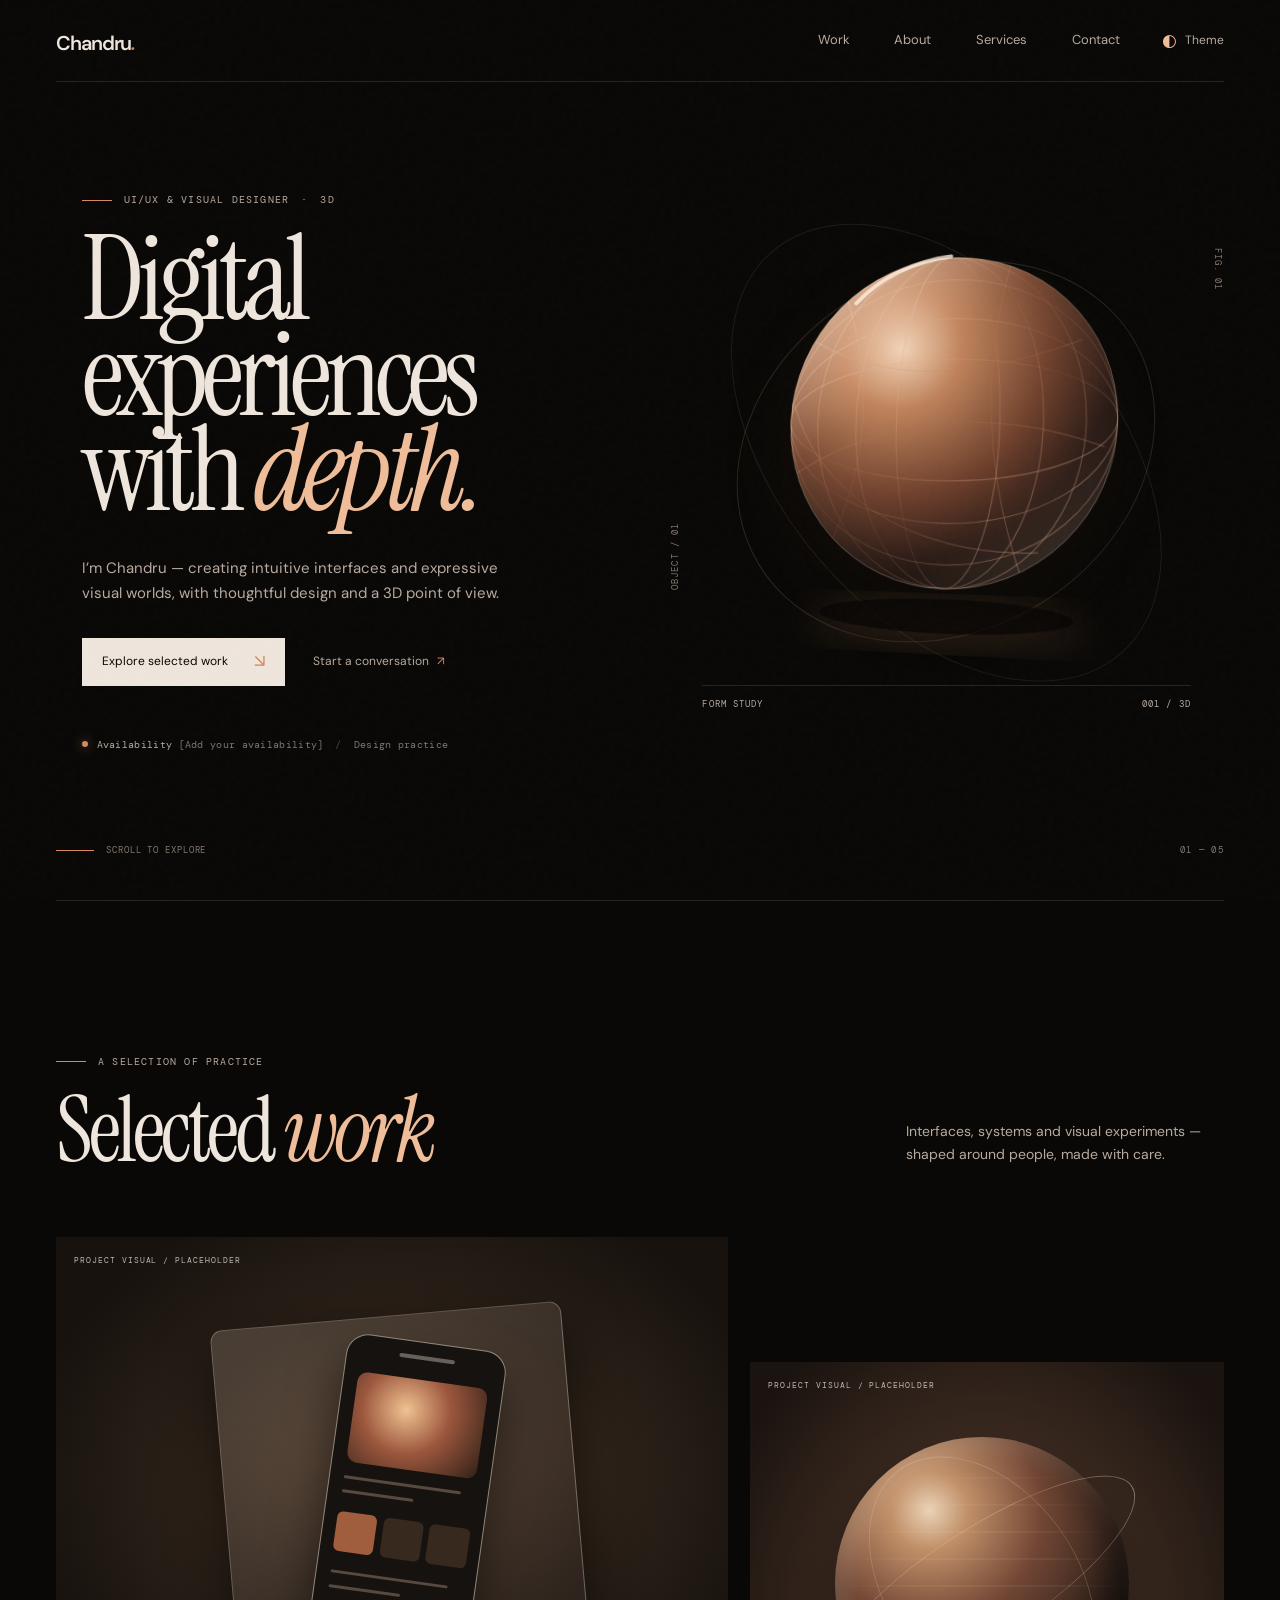
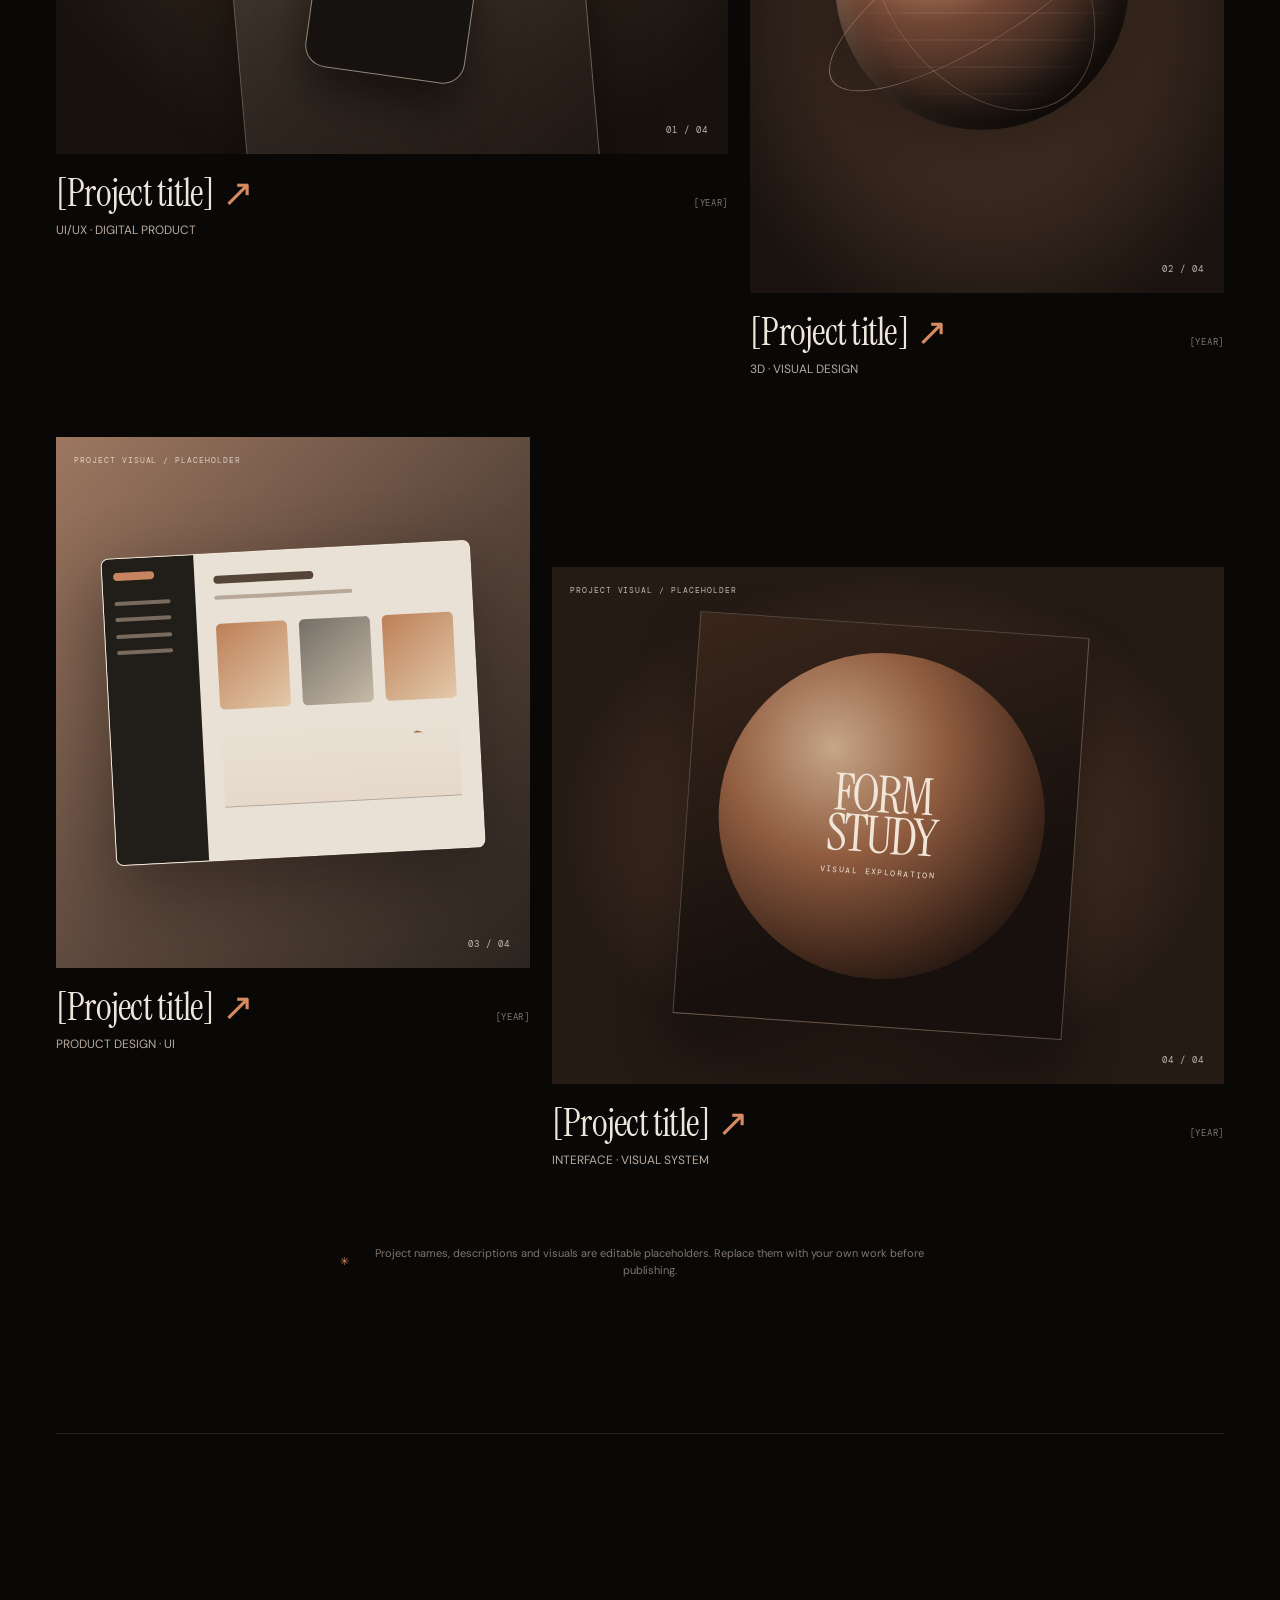
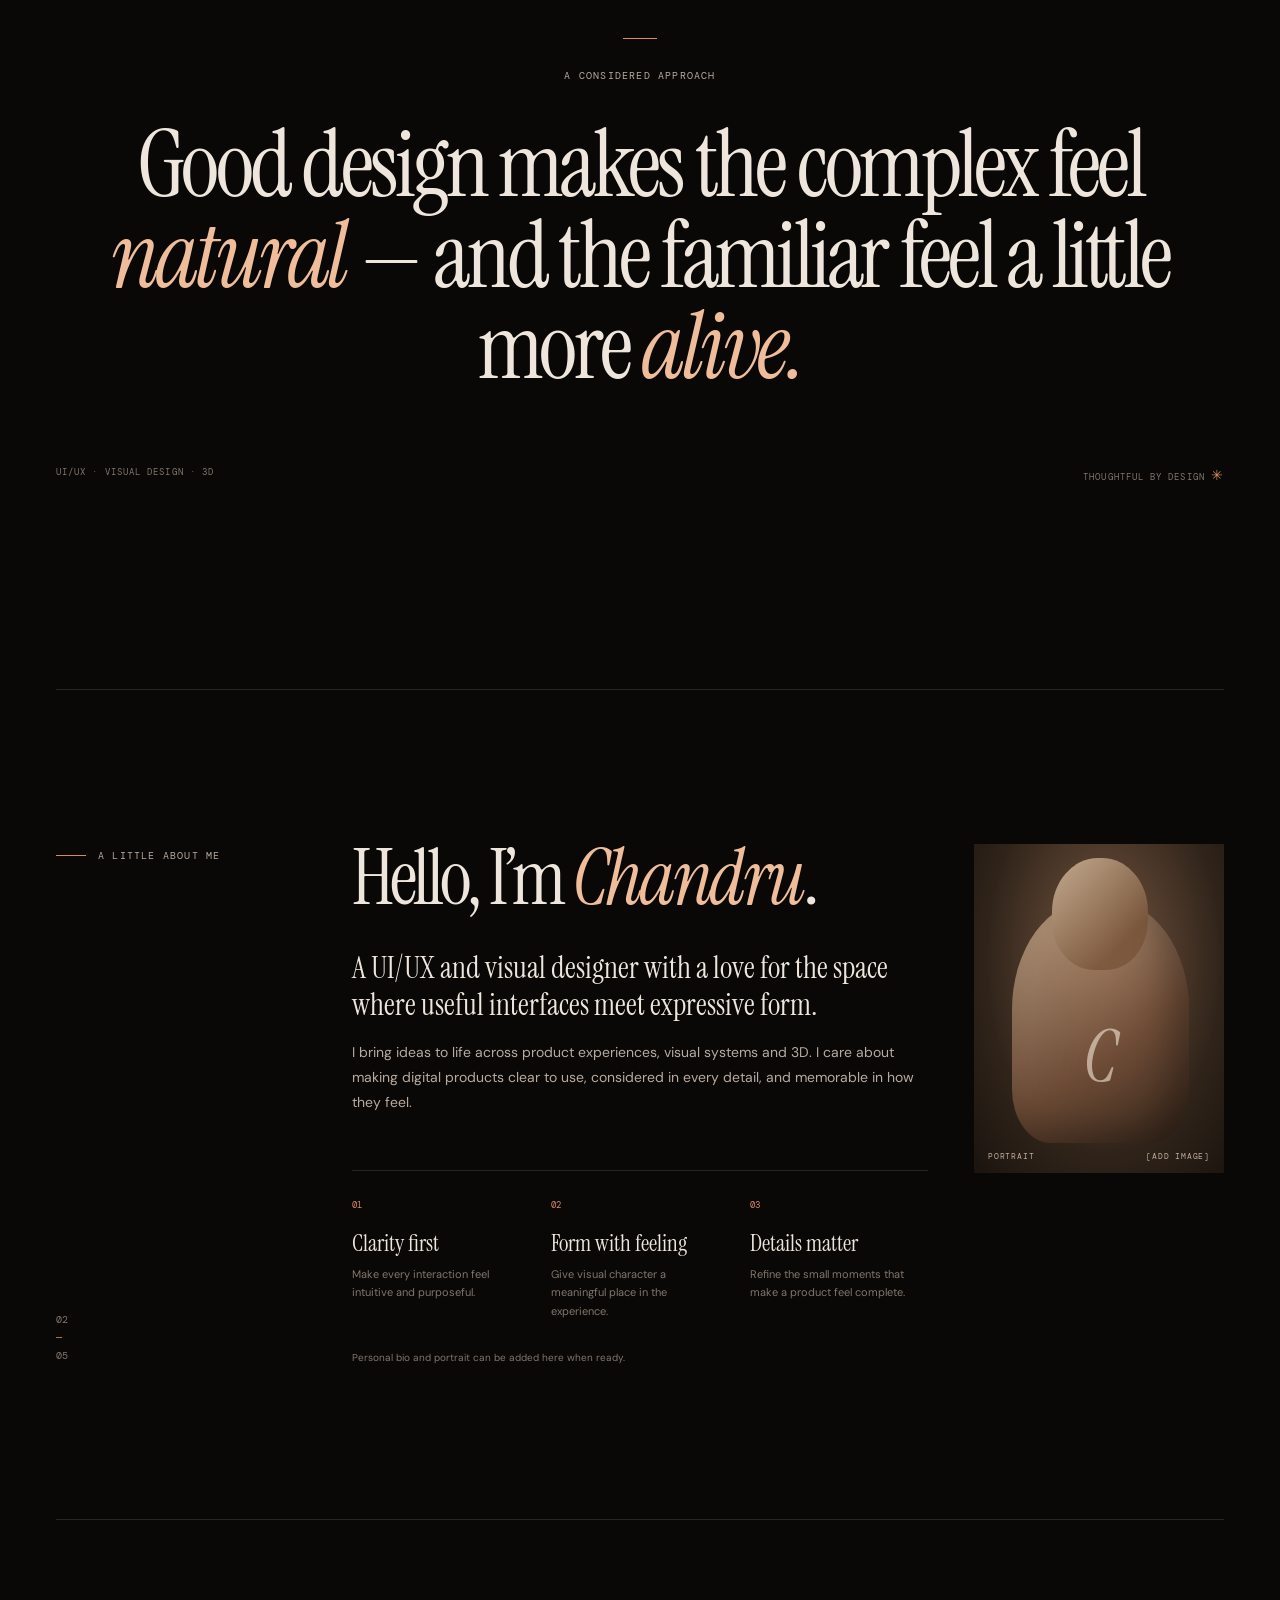
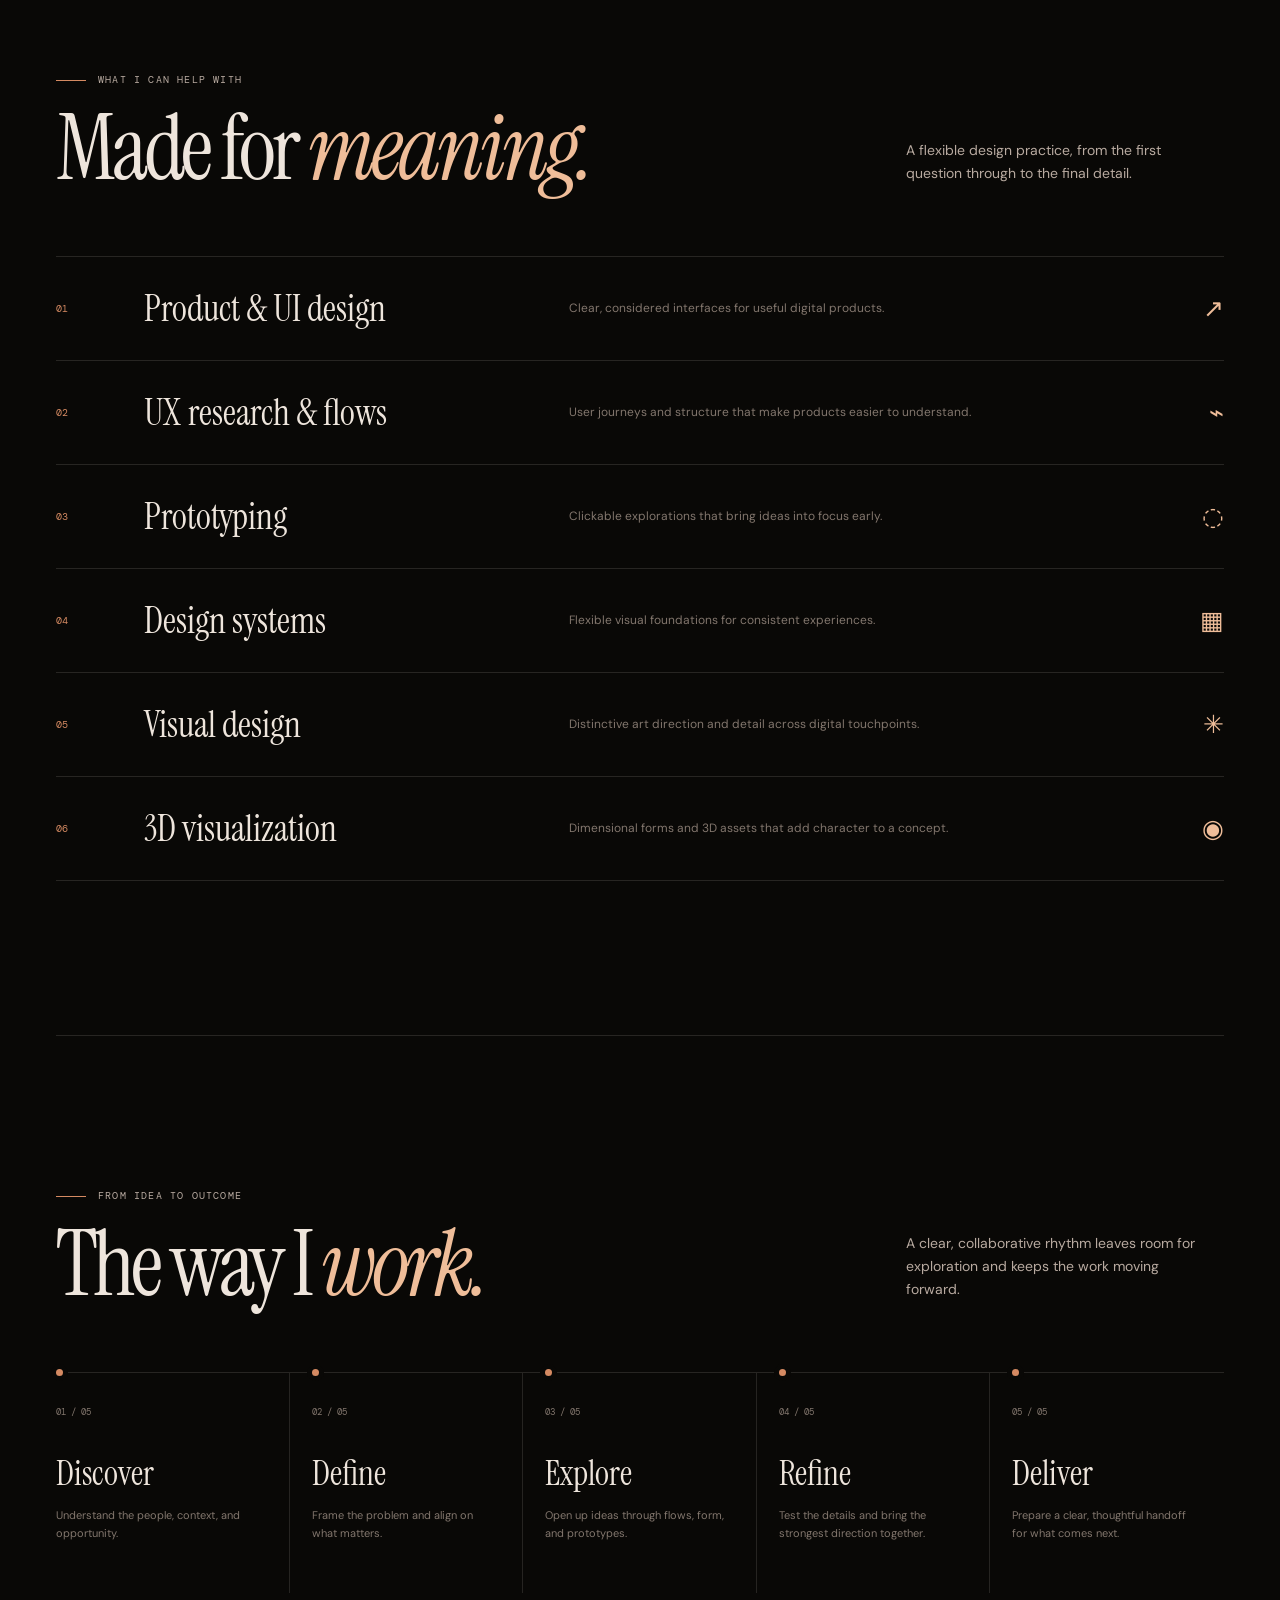
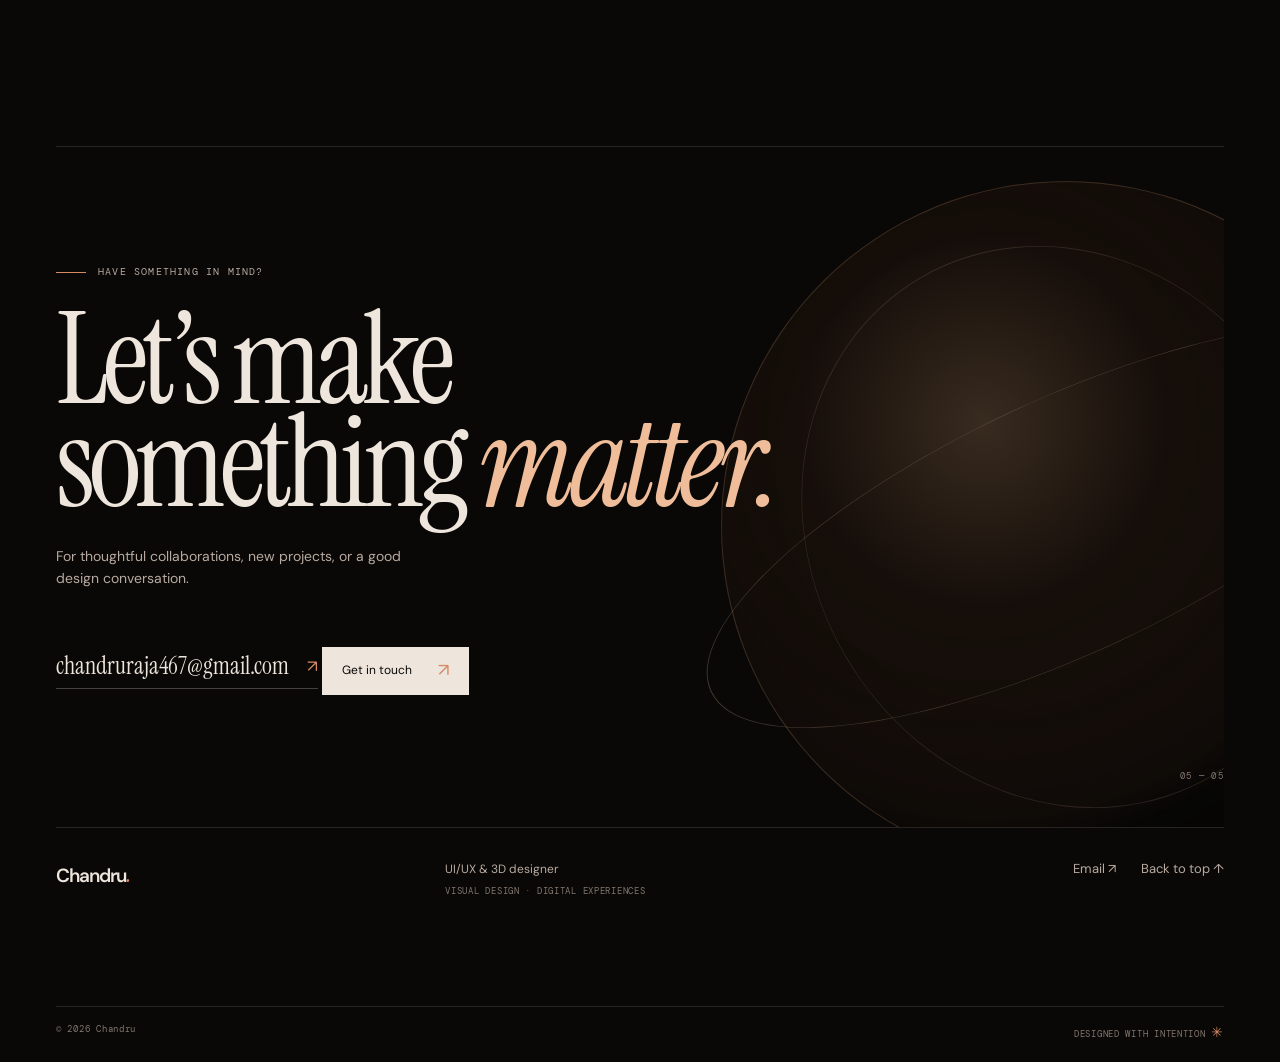
<file: index.html>
<!doctype html>
<html lang="en" data-theme="dark">
<head>
  <meta charset="utf-8">
  <meta name="viewport" content="width=device-width, initial-scale=1">
  <meta name="theme-color" content="#090806">
  <title>Chandru — UI/UX & 3D Designer</title>
  <meta name="description" content="Chandru is a UI/UX and visual designer creating thoughtful digital experiences and expressive 3D work.">
  <meta property="og:title" content="Chandru — UI/UX & 3D Designer">
  <meta property="og:description" content="Digital experiences with depth.">
  <meta property="og:type" content="website">
  <link rel="preconnect" href="https://fonts.googleapis.com">
  <link rel="preconnect" href="https://fonts.gstatic.com" crossorigin>
  <link href="https://fonts.googleapis.com/css2?family=DM+Mono:wght@400;500&family=DM+Sans:wght@400;500;600;700&family=Instrument+Serif:ital@0;1&display=swap" rel="stylesheet">
  <link rel="stylesheet" href="style.css">
  <script src="script.js" defer></script>
</head>
<body>
  <a class="skip-link" href="#main">Skip to content</a>
  <div class="site-grain" aria-hidden="true"></div>

  <header class="site-header">
    <a class="brand" href="#top" aria-label="Chandru, home"><span data-name>Chandru</span><i aria-hidden="true">.</i></a>
    <nav class="desktop-nav" aria-label="Main navigation">
      <a href="#work">Work</a><a href="#about">About</a><a href="#services">Services</a><a href="#contact">Contact</a>
    </nav>
    <div class="header-actions">
      <button class="theme-toggle" type="button" aria-label="Switch to light theme"><span class="theme-icon" aria-hidden="true">◐</span><span class="theme-label">Theme</span></button>
      <button class="menu-toggle" type="button" aria-expanded="false" aria-controls="mobile-menu" aria-label="Open navigation menu"><span></span><span></span></button>
    </div>
  </header>

  <nav class="mobile-menu" id="mobile-menu" aria-label="Mobile navigation" hidden>
    <a href="#work">Selected work <span>01</span></a><a href="#about">About <span>02</span></a><a href="#services">Services <span>03</span></a><a href="#contact">Contact <span>04</span></a>
    <div class="mobile-menu-note">UI/UX · VISUAL DESIGN · 3D</div>
  </nav>

  <main id="main">
    <section class="hero section-wrap" id="top" aria-labelledby="hero-title">
      <div class="hero-copy">
        <p class="eyebrow reveal"><span class="eyebrow-line"></span> UI/UX & visual designer <span class="eyebrow-dot">·</span> 3D</p>
        <h1 class="hero-title reveal" id="hero-title">Digital<br>experiences<br>with <em>depth.</em></h1>
        <p class="hero-intro reveal">I’m <span data-name>Chandru</span> — creating intuitive interfaces and expressive visual worlds, with thoughtful design and a 3D point of view.</p>
        <div class="hero-links reveal">
          <a class="button button-primary" href="#work">Explore selected work <span aria-hidden="true">↘</span></a>
          <a class="text-link" href="#contact">Start a conversation <span aria-hidden="true">↗</span></a>
        </div>
        <div class="hero-status reveal"><span class="status-mark" aria-hidden="true"></span><span><b>Availability</b> <span data-availability>[Add your availability]</span></span><span class="status-divider">/</span><span>Design practice</span></div>
      </div>
      <div class="hero-visual reveal" data-tilt aria-label="Abstract 3D-inspired form study">
        <div class="visual-orbit orbit-one"></div><div class="visual-orbit orbit-two"></div>
        <div class="hero-object">
          <svg viewBox="0 0 600 650" role="img" aria-labelledby="orb-title orb-desc">
            <title id="orb-title">A sculptural 3D-inspired orb</title>
            <desc id="orb-desc">A warm, dimensional abstract object formed from layered, translucent curves.</desc>
            <defs>
              <radialGradient id="orbBase" cx="35%" cy="28%" r="78%"><stop offset="0" stop-color="#f2d8bd"/><stop offset=".24" stop-color="#bd8058"/><stop offset=".57" stop-color="#6d3f2b"/><stop offset=".82" stop-color="#291b16"/><stop offset="1" stop-color="#100d0b"/></radialGradient>
              <linearGradient id="orbSheen" x1=".1" y1="0" x2=".9" y2="1"><stop stop-color="#fff5e9" stop-opacity=".68"/><stop offset=".35" stop-color="#edb38c" stop-opacity=".1"/><stop offset=".72" stop-color="#5a3127" stop-opacity=".05"/><stop offset="1" stop-color="#f2d8bd" stop-opacity=".28"/></linearGradient>
              <linearGradient id="orbLine" x1="0" y1="0" x2="1" y2="1"><stop stop-color="#f4d7bd" stop-opacity=".64"/><stop offset=".48" stop-color="#b66b46" stop-opacity=".12"/><stop offset="1" stop-color="#f3c9a8" stop-opacity=".47"/></linearGradient>
              <filter id="orbBlur"><feGaussianBlur stdDeviation="22"/></filter>
              <clipPath id="orbClip"><circle cx="300" cy="290" r="202"/></clipPath>
            </defs>
            <ellipse cx="300" cy="533" rx="168" ry="29" fill="#bd8058" opacity=".16" filter="url(#orbBlur)"/>
            <ellipse cx="300" cy="524" rx="153" ry="20" fill="#060504" opacity=".72"/>
            <g class="orb-sphere">
              <circle cx="300" cy="290" r="202" fill="url(#orbBase)"/>
              <g clip-path="url(#orbClip)" fill="none" stroke="url(#orbLine)" stroke-width="1.35">
                <ellipse cx="300" cy="290" rx="202" ry="74"/><ellipse cx="300" cy="290" rx="202" ry="125"/><ellipse cx="300" cy="290" rx="202" ry="174"/>
                <ellipse cx="300" cy="290" rx="64" ry="202"/><ellipse cx="300" cy="290" rx="116" ry="202"/><ellipse cx="300" cy="290" rx="166" ry="202"/>
                <path d="M102 270c37 111 159 186 310 177M126 189c92 52 194 55 334 7M110 355c119-73 253-78 377-32M164 128c41 114 39 213-9 319M375 94c-33 126-31 252 20 389"/>
              </g>
              <circle cx="300" cy="290" r="202" fill="url(#orbSheen)"/>
              <path d="M178 141c33-34 73-51 121-55" fill="none" stroke="#fff1df" stroke-opacity=".78" stroke-width="5" stroke-linecap="round"/>
              <circle cx="300" cy="290" r="202" fill="none" stroke="#f9e4d0" stroke-opacity=".34"/>
            </g>
          </svg>
        </div>
        <div class="visual-caption"><span>FORM STUDY</span><span>001 / 3D</span></div>
        <span class="visual-coordinate coordinate-a">FIG. 01</span><span class="visual-coordinate coordinate-b">OBJECT / 01</span>
      </div>
      <a class="scroll-cue" href="#work"><span class="scroll-cue-line"></span> Scroll to explore</a>
      <span class="hero-index" aria-hidden="true">01 — 05</span>
    </section>

    <section class="work-section section-wrap section-pad" id="work" aria-labelledby="work-title">
      <div class="section-heading reveal">
        <div><p class="eyebrow"><span class="eyebrow-line"></span> A selection of practice</p><h2 id="work-title">Selected <em>work</em></h2></div>
        <p class="section-note">Interfaces, systems and visual experiments — shaped around people, made with care.</p>
      </div>
      <div class="project-grid" id="project-grid" aria-live="polite"></div>
      <p class="placeholder-note"><span aria-hidden="true">✳</span> Project names, descriptions and visuals are editable placeholders. Replace them with your own work before publishing.</p>
    </section>

    <section class="statement-section section-wrap" aria-label="Design statement">
      <div class="statement-rule"></div>
      <p class="statement-label eyebrow reveal">A considered approach</p>
      <p class="statement reveal">Good design makes the complex feel <em>natural</em> — and the familiar feel a little more <em>alive.</em></p>
      <div class="statement-bottom"><span>UI/UX · VISUAL DESIGN · 3D</span><span>THOUGHTFUL BY DESIGN <b>✳</b></span></div>
    </section>

    <section class="about-section section-wrap section-pad" id="about" aria-labelledby="about-title">
      <div class="about-aside reveal"><p class="eyebrow"><span class="eyebrow-line"></span> A little about me</p><span class="about-index">02<br><span>—</span><br>05</span></div>
      <div class="about-main reveal">
        <h2 id="about-title">Hello, I’m <em data-name>Chandru</em>.</h2>
        <p class="about-lead">A UI/UX and visual designer with a love for the space where useful interfaces meet expressive form.</p>
        <p class="about-copy">I bring ideas to life across product experiences, visual systems and 3D. I care about making digital products clear to use, considered in every detail, and memorable in how they feel.</p>
        <div class="about-principles">
          <div><span>01</span><h3>Clarity first</h3><p>Make every interaction feel intuitive and purposeful.</p></div>
          <div><span>02</span><h3>Form with feeling</h3><p>Give visual character a meaningful place in the experience.</p></div>
          <div><span>03</span><h3>Details matter</h3><p>Refine the small moments that make a product feel complete.</p></div>
        </div>
        <p class="editable-note">Personal bio and portrait can be added here when ready.</p>
      </div>
      <div class="about-portrait reveal" aria-label="Portrait placeholder">
        <div class="portrait-shape"><span>C</span></div><div class="portrait-label"><span>PORTRAIT</span><span>[ADD IMAGE]</span></div>
      </div>
    </section>

    <section class="services-section section-wrap section-pad" id="services" aria-labelledby="services-title">
      <div class="section-heading reveal"><div><p class="eyebrow"><span class="eyebrow-line"></span> What I can help with</p><h2 id="services-title">Made for <em>meaning.</em></h2></div><p class="section-note">A flexible design practice, from the first question through to the final detail.</p></div>
      <div class="service-list" id="service-list"></div>
    </section>

    <section class="process-section section-wrap section-pad" id="process" aria-labelledby="process-title">
      <div class="section-heading reveal"><div><p class="eyebrow"><span class="eyebrow-line"></span> From idea to outcome</p><h2 id="process-title">The way I <em>work.</em></h2></div><p class="section-note">A clear, collaborative rhythm leaves room for exploration and keeps the work moving forward.</p></div>
      <ol class="process-list" id="process-list"></ol>
    </section>

    <section class="contact-section section-wrap" id="contact" aria-labelledby="contact-title">
      <div class="contact-orb" aria-hidden="true"></div>
      <div class="contact-content reveal"><p class="eyebrow"><span class="eyebrow-line"></span> Have something in mind?</p><h2 id="contact-title">Let’s make<br>something <em>matter.</em></h2><p class="contact-note">For thoughtful collaborations, new projects, or a good design conversation.</p>
        <a class="contact-email" data-email-link href="mailto:chandruraja467@gmail.com"><span data-email>chandruraja467@gmail.com</span><span aria-hidden="true">↗</span></a>
        <a class="button button-primary contact-button" data-email-link href="mailto:chandruraja467@gmail.com">Get in touch <span aria-hidden="true">↗</span></a>
      </div>
      <span class="contact-index">05 — 05</span>
    </section>
  </main>

  <footer class="site-footer section-wrap"><a class="brand footer-brand" href="#top"><span data-name>Chandru</span><i aria-hidden="true">.</i></a><p>UI/UX & 3D designer<br><span>VISUAL DESIGN · DIGITAL EXPERIENCES</span></p><div class="footer-links"><a data-email-link href="mailto:chandruraja467@gmail.com">Email ↗</a><a href="#top">Back to top ↑</a></div><div class="footer-bottom"><span>© <span data-year>2026</span> <span data-name>Chandru</span></span><span>DESIGNED WITH INTENTION <b>✳</b></span></div></footer>
</body>
</html>
</file>
<file: style.css>
:root {
  color-scheme: dark;
  --bg: #090806;
  --bg-raised: #100e0b;
  --surface: #17130f;
  --surface-soft: #211a15;
  --text: #eee5dc;
  --text-soft: #b8aaa0;
  --muted: #82766d;
  --line: rgba(238, 229, 220, .13);
  --line-strong: rgba(238, 229, 220, .26);
  --accent: #d58a62;
  --accent-soft: #efbd99;
  --serif: "Instrument Serif", Georgia, serif;
  --sans: "DM Sans", Arial, sans-serif;
  --mono: "DM Mono", monospace;
  --wrap: min(1420px, calc(100% - 112px));
  --ease: cubic-bezier(.22, 1, .36, 1);
}
html[data-theme="light"] {
  color-scheme: light;
  --bg: #f2eee8;
  --bg-raised: #e9e2d9;
  --surface: #e5ddd3;
  --surface-soft: #dcd2c5;
  --text: #221c18;
  --text-soft: #5e544d;
  --muted: #81756b;
  --line: rgba(34, 28, 24, .14);
  --line-strong: rgba(34, 28, 24, .3);
  --accent: #9c4d29;
  --accent-soft: #743919;
}
* { box-sizing: border-box; }
html { scroll-behavior: smooth; scroll-padding-top: 88px; background: var(--bg); }
body { margin: 0; background: var(--bg); color: var(--text); font-family: var(--sans); font-size: 16px; line-height: 1.55; -webkit-font-smoothing: antialiased; overflow-x: hidden; transition: background .4s ease, color .4s ease; }
body::before { position: fixed; inset: 0; z-index: -2; content: ""; pointer-events: none; background: radial-gradient(ellipse at 80% 18%, rgba(109, 58, 34, .12), transparent 40%), radial-gradient(ellipse at 5% 70%, rgba(94, 59, 38, .1), transparent 38%); }
a { color: inherit; text-decoration: none; }
button { color: inherit; font: inherit; }
::selection { color: #130d09; background: var(--accent-soft); }
:focus-visible { outline: 2px solid var(--accent-soft); outline-offset: 5px; }
.skip-link { position: fixed; z-index: 100; top: 12px; left: 12px; padding: 12px 18px; transform: translateY(-150%); background: var(--text); color: var(--bg); }
.skip-link:focus { transform: none; }
.site-grain { position: fixed; inset: 0; z-index: 20; opacity: .035; pointer-events: none; background-image: url("data:image/svg+xml,%3Csvg viewBox='0 0 180 180' xmlns='http://www.w3.org/2000/svg'%3E%3Cfilter id='n'%3E%3CfeTurbulence type='fractalNoise' baseFrequency='.9' numOctaves='3' stitchTiles='stitch'/%3E%3C/filter%3E%3Crect width='100%25' height='100%25' filter='url(%23n)' opacity='.5'/%3E%3C/svg%3E"); }
.section-wrap { width: var(--wrap); margin-inline: auto; }
.section-pad { padding-block: clamp(96px, 12vw, 190px); }
.site-header { width: var(--wrap); height: 82px; position: absolute; top: 0; left: 50%; z-index: 50; transform: translateX(-50%); display: flex; align-items: center; justify-content: space-between; border-bottom: 1px solid var(--line); }
.brand { display: inline-flex; align-items: baseline; font-size: 20px; font-weight: 600; letter-spacing: -.055em; line-height: 1; }
.brand i { color: var(--accent); font-size: 27px; font-family: var(--serif); font-weight: 400; }
.desktop-nav { margin-left: auto; display: flex; align-items: center; gap: clamp(24px, 3.5vw, 52px); }
.desktop-nav a,.footer-links a { position: relative; color: var(--text-soft); font-size: 13px; transition: color .25s ease; }
.desktop-nav a::after,.footer-links a::after { content: ""; position: absolute; width: 100%; height: 1px; bottom: -5px; left: 0; background: var(--accent); transform: scaleX(0); transform-origin: left; transition: transform .3s var(--ease); }
.desktop-nav a:hover,.footer-links a:hover { color: var(--text); }
.desktop-nav a:hover::after,.footer-links a:hover::after { transform: scaleX(1); }
.header-actions { display: flex; align-items: center; gap: 20px; margin-left: 42px; }
.theme-toggle { display: inline-flex; gap: 8px; align-items: center; padding: 7px 0; border: 0; background: none; color: var(--text-soft); cursor: pointer; font-size: 12px; }
.theme-icon { font-size: 17px; color: var(--accent-soft); }
.theme-toggle:hover { color: var(--text); }
.menu-toggle { width: 32px; height: 32px; display: none; padding: 7px 4px; border: 0; background: transparent; cursor: pointer; }
.menu-toggle span { display: block; width: 22px; height: 1px; margin: 5px 0; background: var(--text); transition: transform .3s ease; }
.menu-toggle[aria-expanded="true"] span:first-child { transform: translateY(3px) rotate(45deg); }
.menu-toggle[aria-expanded="true"] span:last-child { transform: translateY(-3px) rotate(-45deg); }
.mobile-menu { position: fixed; inset: 0; z-index: 40; padding: 130px 8vw 50px; background: var(--bg); }
.mobile-menu[hidden] { display: none; }
.mobile-menu a { display: flex; justify-content: space-between; align-items: center; padding: 15px 0; border-bottom: 1px solid var(--line); font-family: var(--serif); font-size: clamp(40px, 10vw, 68px); }
.mobile-menu a span,.mobile-menu-note { color: var(--muted); font: 11px var(--mono); letter-spacing: .1em; }
.mobile-menu-note { margin-top: 34px; }
body.menu-open { overflow: hidden; }

/* Opening frame */
.hero { min-height: min(940px, 100svh); min-height: max(760px, min(940px, 100svh)); position: relative; display: grid; grid-template-columns: 1.05fr .95fr; align-items: center; padding-top: 100px; padding-bottom: 96px; }
.hero-copy { position: relative; z-index: 2; padding: 40px 0 0 clamp(0px, 2vw, 28px); }
.eyebrow { display: flex; align-items: center; gap: 12px; margin: 0 0 25px; color: var(--text-soft); font: 10px/1.4 var(--mono); letter-spacing: .12em; text-transform: uppercase; }
.eyebrow-line { display: inline-block; width: 30px; height: 1px; background: var(--accent); }
.eyebrow-dot { color: var(--accent); }
.hero-title { max-width: 780px; margin: 0; font-family: var(--serif); font-size: clamp(78px, 9.2vw, 142px); font-weight: 400; letter-spacing: -.052em; line-height: .81; }
.hero-title em,.section-heading h2 em,.statement em,.about-main h2 em,.contact-content h2 em,.case-title em { color: var(--accent-soft); font-weight: 400; }
.hero-intro { max-width: 425px; margin: 37px 0 0; color: var(--text-soft); font-size: clamp(15px, 1.15vw, 17px); line-height: 1.7; }
.hero-links { display: flex; align-items: center; gap: 28px; margin-top: 31px; }
.button { min-height: 48px; display: inline-flex; align-items: center; justify-content: center; gap: 26px; padding: 0 19px; border: 1px solid var(--line-strong); font-size: 12px; transition: background .3s ease, color .3s ease, border-color .3s ease, transform .3s var(--ease); }
.button span { color: var(--accent-soft); font-size: 18px; transition: transform .3s var(--ease); }
.button:hover { border-color: var(--accent); transform: translateY(-2px); }
.button:hover span { transform: translate(3px, -3px); }
.button-primary { background: var(--text); color: var(--bg); border-color: var(--text); }
.button-primary span { color: var(--accent); }
.button-primary:hover { background: var(--accent-soft); border-color: var(--accent-soft); color: #130d09; }
.text-link { color: var(--text-soft); font-size: 12px; transition: color .2s ease; }
.text-link span { display: inline-block; margin-left: 5px; color: var(--accent); transition: transform .25s ease; }
.text-link:hover { color: var(--text); }
.text-link:hover span { transform: translate(3px, -3px); }
.hero-status { display: flex; align-items: center; flex-wrap: wrap; gap: 9px; margin-top: 52px; color: var(--muted); font: 10px var(--mono); letter-spacing: .03em; }
.hero-status b { color: var(--text-soft); font-weight: 400; }
.status-mark { width: 6px; height: 6px; border-radius: 50%; background: var(--accent); box-shadow: 0 0 12px rgba(213, 138, 98, .7); animation: status-pulse 2.4s ease-out infinite; }
@keyframes status-pulse { 0%,100% { box-shadow: 0 0 0 0 rgba(213, 138, 98, .34); } 50% { box-shadow: 0 0 0 5px rgba(213, 138, 98, 0); } }
.status-divider { padding-inline: 3px; color: var(--line-strong); }
.hero-visual { width: min(100%, 620px); aspect-ratio: 1 / 1.08; position: relative; justify-self: center; display: grid; place-items: center; perspective: 900px; isolation: isolate; }
.hero-visual::before { content: ""; width: 75%; aspect-ratio: 1; position: absolute; border-radius: 50%; background: radial-gradient(circle, rgba(155, 86, 52, .18), rgba(112, 63, 39, .08) 45%, transparent 70%); filter: blur(18px); }
.visual-orbit { position: absolute; width: 79%; aspect-ratio: 1.22; border: 1px solid rgba(226, 198, 177, .15); border-radius: 50%; transform: rotate(-31deg); }
.orbit-two { width: 96%; aspect-ratio: 1.6; transform: rotate(49deg); border-color: rgba(226, 198, 177, .1); }
.hero-object { width: 90%; position: relative; z-index: 1; transform-style: preserve-3d; transform: rotateY(-13deg) rotateX(7deg); transition: transform .45s var(--ease); animation: object-drift 9s ease-in-out infinite; filter: drop-shadow(0 42px 42px rgba(0, 0, 0, .3)); }
.hero-visual.is-tilting .hero-object { animation-play-state: paused; transform: rotateY(calc(-13deg + var(--tilt-x, 0deg))) rotateX(calc(7deg + var(--tilt-y, 0deg))); }
.hero-object svg { width: 100%; height: auto; overflow: visible; }
.orb-sphere { transform-origin: 300px 290px; animation: slow-turn 32s linear infinite; }
.visual-caption { width: 88%; display: flex; justify-content: space-between; position: absolute; bottom: 7%; left: 6%; z-index: 2; padding-top: 12px; border-top: 1px solid var(--line); color: var(--text-soft); font: 9px var(--mono); letter-spacing: .12em; }
.visual-coordinate { position: absolute; color: var(--muted); font: 9px var(--mono); letter-spacing: .12em; }
.coordinate-a { top: 16%; right: 0; writing-mode: vertical-rl; }
.coordinate-b { bottom: 27%; left: 0; writing-mode: vertical-rl; transform: rotate(180deg); }
.scroll-cue { position: absolute; left: 0; bottom: 44px; display: inline-flex; align-items: center; gap: 12px; color: var(--muted); font: 9px var(--mono); letter-spacing: .1em; text-transform: uppercase; }
.scroll-cue-line { display: inline-block; width: 38px; height: 1px; background: var(--accent); transition: width .3s ease; }
.scroll-cue:hover .scroll-cue-line { width: 56px; }
.hero-index { position: absolute; right: 0; bottom: 44px; color: var(--muted); font: 9px var(--mono); letter-spacing: .15em; }
@keyframes object-drift { 0%,100% { transform: translateY(0) rotateY(-13deg) rotateX(7deg); } 50% { transform: translateY(-12px) rotateY(-9deg) rotateX(4deg); } }
@keyframes slow-turn { to { transform: rotate(360deg); } }

/* Selected work */
.work-section { border-top: 1px solid var(--line); }
.section-heading { display: flex; justify-content: space-between; align-items: end; gap: 36px; margin-bottom: 66px; }
.section-heading .eyebrow { margin-bottom: 22px; }
.section-heading h2,.about-main h2 { margin: 0; font: 400 clamp(55px, 7vw, 100px)/.9 var(--serif); letter-spacing: -.045em; }
.section-note { max-width: 295px; margin: 0 2% 5px 0; color: var(--text-soft); font-size: 14px; line-height: 1.65; }
.project-grid { display: grid; grid-template-columns: repeat(12, 1fr); column-gap: 22px; row-gap: 84px; }
.project-card { display: block; min-width: 0; }
.project-card:nth-child(4n+1),.project-card:nth-child(4n+4) { grid-column: span 7; }
.project-card:nth-child(4n+2),.project-card:nth-child(4n+3) { grid-column: span 5; }
.project-card:nth-child(4n+2) { margin-top: 125px; }
.project-card:nth-child(4n+3) { margin-top: -25px; }
.project-card:nth-child(4n+4) { margin-top: 105px; }
.project-cover { position: relative; overflow: hidden; min-height: 260px; aspect-ratio: 1.3 / 1; background: var(--surface); isolation: isolate; }
.project-card:nth-child(4n+2) .project-cover,.project-card:nth-child(4n+3) .project-cover { aspect-ratio: 1 / 1.12; }
.cover-label { position: absolute; z-index: 5; top: 18px; left: 18px; color: rgba(255, 245, 234, .72); font: 8px var(--mono); letter-spacing: .12em; text-transform: uppercase; }
.cover-number { position: absolute; z-index: 5; right: 20px; bottom: 18px; color: rgba(255, 245, 234, .7); font: 9px var(--mono); letter-spacing: .11em; }
.cover-art { position: absolute; inset: 0; overflow: hidden; transition: transform .8s var(--ease); }
.project-card:hover .cover-art,.project-card:focus-visible .cover-art { transform: scale(1.035); }
.cover-one { background: radial-gradient(ellipse at 52% 47%, #614431, #2b2119 44%, #17120e 78%); }
.cover-one::before { content: ""; position: absolute; width: 52%; aspect-ratio: .69; top: 15%; left: 26%; border: 1px solid rgba(255, 239, 223, .27); border-radius: 12px; background: linear-gradient(145deg, rgba(247, 228, 207, .17), rgba(32, 23, 18, .86)); box-shadow: 0 20px 55px #110c08; transform: rotate(-5deg); }
.phone-shell { position: absolute; width: 24%; aspect-ratio: .48; top: 20%; left: 40%; z-index: 1; overflow: hidden; border: 1px solid rgba(255, 238, 217, .52); border-radius: 22px; background: #15120f; box-shadow: 0 25px 48px rgba(0,0,0,.55); transform: rotate(8deg); }
.phone-top { width: 35%; height: 4px; margin: 8% auto 13%; border-radius: 6px; background: #68605a; }
.phone-glow { width: 82%; height: 27%; margin: 0 auto 9%; border-radius: 10px; background: radial-gradient(circle at 40% 35%, #f0c292, #9c573d 45%, #322119); }
.phone-line { width: 74%; height: 3px; margin: 7% 9%; border-radius: 3px; background: #57493f; }
.phone-line.short { width: 45%; }
.phone-tile-row { display: flex; gap: 5%; width: 84%; margin: 12% auto; }
.phone-tile-row i { display: block; width: 30%; aspect-ratio: 1; border-radius: 6px; background: #38291e; }
.phone-tile-row i:first-child { background: #a05e3e; }
.cover-two { background: radial-gradient(ellipse at 50% 48%, #77543f, #3b2a20 45%, #1a130f 86%); }
.sculpture { position: absolute; width: min(62%, 350px); aspect-ratio: 1; top: 14%; left: 18%; border-radius: 50%; background: radial-gradient(circle at 32% 25%, #ead3b6 0, #c19069 13%, #714634 38%, #2e211a 67%, #120e0b 84%); box-shadow: inset -18px -24px 36px rgba(0,0,0,.45), inset 12px 12px 22px rgba(255,236,213,.18), 0 30px 60px rgba(0,0,0,.45); }
.sculpture::before,.sculpture::after { content: ""; position: absolute; inset: 8% -11%; border: 1px solid rgba(255,227,200,.42); border-radius: 50%; transform: rotate(-33deg) scaleY(.44); }
.sculpture::after { inset: -4% 2%; border-color: rgba(242,196,159,.3); transform: rotate(54deg) scaleY(.6); }
.sculpture-grid { position: absolute; inset: 3%; border: 1px solid rgba(255,238,219,.16); border-radius: 50%; background: repeating-linear-gradient(0deg, transparent 0 25px, rgba(255,236,216,.13) 26px, transparent 27px); mask-image: radial-gradient(circle, #000 35%, transparent 73%); }
.cover-three { background: linear-gradient(132deg, #9d7760, #59463b 55%, #2b241e); }
.dashboard { position: absolute; width: 78%; height: 58%; top: 21%; left: 11%; display: grid; grid-template-columns: 25% 1fr; overflow: hidden; border: 1px solid rgba(255,240,224,.32); border-radius: 8px; background: #e9e1d5; box-shadow: 0 25px 70px rgba(16,11,8,.45); transform: rotate(-3deg); }
.dashboard-side { padding: 15% 12%; background: #211d19; }
.dashboard-side i { display: block; height: 4px; width: 80%; margin: 0 0 18%; border-radius: 5px; background: #796b5e; }
.dashboard-side i:first-child { width: 58%; height: 8px; margin-bottom: 30%; background: #c7845e; }
.dashboard-main { padding: 8% 7%; }
.dash-title { width: 42%; height: 8px; margin-bottom: 5%; border-radius: 5px; background: #554538; }
.dash-caption { width: 58%; height: 4px; margin-bottom: 10%; border-radius: 5px; background: #b8a89a; }
.dash-cards { display: flex; gap: 5%; height: 33%; }
.dash-cards i { flex: 1; border-radius: 5px; background: linear-gradient(140deg,#bd8058,#e3c9aa); }
.dash-cards i:nth-child(2) { background: linear-gradient(140deg,#756f67,#c6b9a6); }
.dash-chart { position: relative; height: 32%; margin-top: 6%; border-bottom: 1px solid #b6a89c; background: linear-gradient(180deg, transparent, rgba(201, 143, 104, .1)); }
.dash-chart::after { content: ""; position: absolute; inset: 20% 0 0; border-top: 2px solid #a6613c; clip-path: polygon(0 80%,20% 58%,37% 68%,52% 25%,67% 45%,82% 0,100% 22%,100% 27%,82% 5%,67% 50%,52% 30%,37% 73%,20% 63%,0 85%); }
.cover-four { background: radial-gradient(ellipse at 50% 50%, #634532, #251a14 69%); }
.cover-poster { position: absolute; width: 58%; height: 78%; left: 20%; top: 11%; display: grid; place-content: center; overflow: hidden; text-align: center; border: 1px solid rgba(240,222,203,.26); background: linear-gradient(155deg, #39261b, #17100d 68%); box-shadow: 0 30px 56px rgba(0,0,0,.44); transform: rotate(4deg); }
.cover-poster::before { content: ""; position: absolute; width: 84%; aspect-ratio: 1; top: 7%; left: 8%; border-radius: 50%; background: radial-gradient(circle at 34% 30%, #e7c2a0, #a66a49 35%, #492c1e 68%, #18110d 85%); opacity: .83; }
.cover-poster strong,.cover-poster small { position: relative; z-index: 1; color: #f1e5d7; font: 400 clamp(25px,4vw,58px)/.8 var(--serif); letter-spacing: -.05em; }
.cover-poster small { margin-top: 10px; font: 8px var(--mono); letter-spacing: .18em; }
.project-meta { display: flex; align-items: baseline; justify-content: space-between; gap: 18px; margin-top: 20px; }
.project-meta h3 { margin: 0; font: 400 clamp(26px, 3vw, 38px)/1.05 var(--serif); letter-spacing: -.02em; transition: color .25s ease; }
.project-card:hover .project-meta h3 { color: var(--accent-soft); }
.project-kind { margin: 7px 0 0; color: var(--text-soft); font-size: 12px; }
.project-year { flex: 0 0 auto; color: var(--muted); font: 9px var(--mono); letter-spacing: .08em; }
.project-arrow { display: inline-block; margin-left: 8px; color: var(--accent); transition: transform .3s var(--ease); }
.project-card:hover .project-arrow { transform: translate(3px, -3px); }
.placeholder-note { display: flex; align-items: center; gap: 10px; max-width: 600px; margin: 75px auto 0; color: var(--muted); font-size: 11px; text-align: center; }
.placeholder-note span { color: var(--accent); }

/* Editorial statement and about */
.statement-section { position: relative; padding-block: clamp(100px, 16vw, 220px); border-top: 1px solid var(--line); border-bottom: 1px solid var(--line); text-align: center; }
.statement-rule { width: 34px; height: 1px; margin: 0 auto 30px; background: var(--accent); }
.statement-label { justify-content: center; margin-bottom: 36px; }
.statement { max-width: 1060px; margin: 0 auto; font: 400 clamp(43px, 7.3vw, 100px)/.97 var(--serif); letter-spacing: -.04em; }
.statement-bottom { display: flex; justify-content: space-between; margin-top: 75px; color: var(--muted); font: 9px var(--mono); letter-spacing: .12em; }
.statement-bottom b,.footer-bottom b { color: var(--accent); font-size: 14px; font-weight: 400; }
.about-section { display: grid; grid-template-columns: 1fr 2.25fr 1fr; gap: 40px; align-items: start; border-bottom: 1px solid var(--line); }
.about-aside { display: flex; flex-direction: column; justify-content: space-between; min-height: 100%; }
.about-aside .eyebrow { margin: 5px 0; }
.about-index { display: block; margin-top: auto; color: var(--muted); font: 10px/1.8 var(--mono); }
.about-index span { color: var(--accent); }
.about-main h2 { font-size: clamp(52px, 6vw, 88px); }
.about-lead { max-width: 670px; margin: 36px 0 16px; color: var(--text); font: 400 clamp(22px, 2.35vw, 32px)/1.25 var(--serif); }
.about-copy { max-width: 570px; margin: 0; color: var(--text-soft); font-size: 14px; line-height: 1.8; }
.about-principles { display: grid; grid-template-columns: repeat(3, 1fr); gap: 21px; margin-top: 54px; padding-top: 20px; border-top: 1px solid var(--line); }
.about-principles div { padding-right: 6px; }
.about-principles span { color: var(--accent); font: 9px var(--mono); }
.about-principles h3 { margin: 13px 0 7px; font: 400 23px var(--serif); }
.about-principles p { margin: 0; color: var(--muted); font-size: 11px; line-height: 1.65; }
.editable-note { margin: 30px 0 0; color: var(--muted); font-size: 10px; }
.about-portrait { position: relative; width: 100%; aspect-ratio: .76; max-width: 250px; justify-self: end; overflow: hidden; background: radial-gradient(ellipse at 52% 35%, #775741, #30241a 64%, #1a130e); }
.portrait-shape { width: 71%; height: 74%; position: absolute; bottom: 9%; left: 15%; display: grid; place-items: center; border-radius: 45% 45% 22% 22%; background: linear-gradient(145deg,#d5b698,#79533b 60%,#36251a); opacity: .78; box-shadow: inset -18px -12px 34px rgba(0,0,0,.3); }
.portrait-shape::before { content: ""; width: 54%; aspect-ratio: .86; position: absolute; top: -17%; left: 23%; border-radius: 48% 48% 44% 44%; background: linear-gradient(135deg,#e7ccad,#815c40 75%); }
.portrait-shape span { z-index: 2; margin-top: 40%; color: rgba(251,235,217,.78); font: italic 72px var(--serif); }
.portrait-label { position: absolute; inset: auto 14px 12px; display: flex; justify-content: space-between; color: rgba(246,229,209,.72); font: 8px var(--mono); letter-spacing: .1em; }

/* Services and process */
.services-section { border-bottom: 1px solid var(--line); }
.service-list { border-top: 1px solid var(--line); }
.service-row { display: grid; grid-template-columns: 70px 1.05fr 1.5fr 55px; align-items: center; gap: 18px; min-height: 104px; border-bottom: 1px solid var(--line); transition: padding .4s var(--ease), background .3s ease; }
.service-row:hover { padding-inline: 12px; background: rgba(255,255,255,.018); }
.service-number { color: var(--accent); font: 10px var(--mono); }
.service-row h3 { margin: 0; font: 400 clamp(24px, 3vw, 36px)/1 var(--serif); }
.service-row p { max-width: 440px; margin: 0; color: var(--muted); font-size: 12px; line-height: 1.6; }
.service-symbol { justify-self: end; color: var(--accent-soft); font: 25px var(--serif); }
.process-section { border-bottom: 1px solid var(--line); }
.process-list { display: grid; grid-template-columns: repeat(5, 1fr); margin: 0; padding: 0; list-style: none; border-top: 1px solid var(--line); }
.process-step { min-height: 220px; position: relative; padding: 25px 22px 16px 0; border-right: 1px solid var(--line); }
.process-step:not(:first-child) { padding-left: 22px; }
.process-step:last-child { border-right: 0; }
.process-step::before { content: ""; position: absolute; top: -4px; left: 0; width: 7px; height: 7px; border-radius: 50%; background: var(--accent); box-shadow: 0 0 0 5px var(--bg); }
.process-step:not(:first-child)::before { left: 22px; }
.process-step span { color: var(--muted); font: 9px var(--mono); }
.process-step h3 { margin: 28px 0 10px; font: 400 clamp(25px, 2.8vw, 34px) var(--serif); }
.process-step p { margin: 0; max-width: 185px; color: var(--muted); font-size: 11px; line-height: 1.65; }

/* Contact and footer */
.contact-section { min-height: 680px; position: relative; display: flex; align-items: center; padding-block: 115px 130px; overflow: hidden; }
.contact-content { position: relative; z-index: 2; width: 70%; }
.contact-content .eyebrow { margin-bottom: 30px; }
.contact-content h2 { margin: 0; font: 400 clamp(68px, 10vw, 145px)/.8 var(--serif); letter-spacing: -.045em; }
.contact-note { max-width: 390px; margin: 32px 0 25px; color: var(--text-soft); font-size: 14px; }
.contact-email { display: inline-flex; align-items: center; gap: 18px; padding-bottom: 7px; border-bottom: 1px solid var(--line-strong); font: 400 clamp(17px, 2vw, 24px) var(--serif); transition: color .2s ease, border-color .2s ease; }
.contact-email span:last-child { color: var(--accent); font: 17px var(--sans); transition: transform .25s ease; }
.contact-email:hover { color: var(--accent-soft); border-color: var(--accent); }
.contact-email:hover span:last-child { transform: translate(3px, -3px); }
.contact-button { margin-top: 32px; }
.contact-orb { position: absolute; width: min(54vw, 690px); aspect-ratio: 1; top: 5%; right: -16%; border: 1px solid rgba(208, 154, 116, .22); border-radius: 50%; background: radial-gradient(circle at 38% 35%, rgba(209,157,117,.24), rgba(97,53,33,.14) 30%, rgba(24,16,12,.7) 64%, transparent 70%); box-shadow: inset -55px -55px 100px rgba(0,0,0,.3); }
.contact-orb::before,.contact-orb::after { content: ""; position: absolute; inset: 9% -7%; border: 1px solid rgba(231,193,164,.25); border-radius: 50%; transform: rotate(-25deg) scaleY(.45); }
.contact-orb::after { inset: -9% 8%; transform: rotate(60deg) scaleY(.63); border-color: rgba(231,193,164,.14); }
.contact-index { position: absolute; right: 0; bottom: 45px; color: var(--muted); font: 9px var(--mono); letter-spacing: .15em; }
.site-footer { position: relative; display: grid; grid-template-columns: 1fr 1fr 1fr; align-items: start; min-height: 235px; padding-top: 31px; border-top: 1px solid var(--line); }
.footer-brand { font-size: 19px; }
.site-footer > p { margin: 0; color: var(--text-soft); font-size: 12px; line-height: 1.7; }
.site-footer > p span { color: var(--muted); font: 9px var(--mono); letter-spacing: .08em; }
.footer-links { display: flex; justify-content: end; gap: 25px; }
.footer-bottom { grid-column: 1 / -1; display: flex; justify-content: space-between; align-self: end; padding: 16px 0 21px; border-top: 1px solid var(--line); color: var(--muted); font: 9px var(--mono); letter-spacing: .08em; }

/* Project story */
.case-main { padding-top: 82px; }
.case-hero { padding: 105px 0 82px; border-bottom: 1px solid var(--line); }
.case-back { display: inline-flex; align-items: center; gap: 9px; margin-bottom: 66px; color: var(--text-soft); font-size: 12px; }
.case-back span { color: var(--accent); transition: transform .2s ease; }
.case-back:hover span { transform: translateX(-4px); }
.case-kicker { margin: 0 0 19px; color: var(--muted); font: 10px var(--mono); letter-spacing: .13em; text-transform: uppercase; }
.case-title { max-width: 1000px; margin: 0; font: 400 clamp(66px, 11vw, 155px)/.82 var(--serif); letter-spacing: -.055em; }
.case-summary { max-width: 560px; margin: 30px 0 0; color: var(--text-soft); font: 400 clamp(18px, 2vw, 24px)/1.45 var(--serif); }
.case-meta { display: flex; gap: clamp(30px, 6vw, 92px); margin-top: 48px; padding-top: 19px; border-top: 1px solid var(--line); }
.case-meta div { display: grid; gap: 6px; }
.case-meta span:first-child { color: var(--muted); font: 9px var(--mono); letter-spacing: .12em; text-transform: uppercase; }
.case-meta span:last-child { color: var(--text-soft); font-size: 12px; }
.case-art { min-height: 440px; position: relative; display: grid; place-items: center; margin-top: 58px; overflow: hidden; background: radial-gradient(ellipse at 50% 45%, #654431, #302219 47%, #120f0c 90%); }
.case-art::before,.case-art::after { content: ""; position: absolute; width: 52%; aspect-ratio: 1; border: 1px solid rgba(249,229,207,.18); border-radius: 50%; }
.case-art::after { width: 71%; aspect-ratio: 1.4; transform: rotate(-30deg); }
.case-art .sculpture { position: relative; width: min(38%, 360px); top: auto; left: auto; }
.case-art-note { position: absolute; bottom: 20px; left: 22px; z-index: 2; color: rgba(255,239,223,.74); font: 9px var(--mono); letter-spacing: .12em; }
.case-body { padding-block: 95px 130px; }
.case-row { display: grid; grid-template-columns: 1fr 2fr; gap: 70px; padding-block: 50px; border-bottom: 1px solid var(--line); }
.case-row:first-child { padding-top: 0; }
.case-row-label { color: var(--muted); font: 10px var(--mono); letter-spacing: .12em; text-transform: uppercase; }
.case-row h2 { margin: 0 0 18px; font: 400 clamp(34px, 5vw, 58px)/.95 var(--serif); }
.case-row p { max-width: 690px; margin: 0; color: var(--text-soft); font-size: 14px; line-height: 1.8; }
.case-placeholder { color: var(--accent-soft); }
.case-insights { display: grid; grid-template-columns: repeat(3,1fr); gap: 15px; margin-top: 28px; }
.case-insights article { min-height: 140px; padding: 20px; border: 1px solid var(--line); }
.case-insights article span { color: var(--accent); font: 9px var(--mono); }
.case-insights article p { margin-top: 18px; font-size: 12px; }
.case-gallery { display: grid; grid-template-columns: 1fr 1fr; gap: 18px; margin-top: 30px; }
.case-gallery div { min-height: 220px; display: grid; place-items: center; padding: 25px; color: var(--muted); background: linear-gradient(140deg, var(--surface-soft), var(--surface)); font: 9px var(--mono); letter-spacing: .12em; text-align: center; }
.case-next { margin-top: 60px; padding: 32px 0; border-top: 1px solid var(--line); border-bottom: 1px solid var(--line); }
.case-next span { color: var(--muted); font: 9px var(--mono); letter-spacing: .12em; }
.case-next a { display: flex; justify-content: space-between; align-items: center; margin-top: 12px; font: 400 clamp(34px, 5vw, 64px) var(--serif); }
.case-next a span { color: var(--accent); font: 22px var(--sans); transition: transform .25s ease; }
.case-next a:hover span { transform: translate(4px,-4px); }
.case-not-found { min-height: 70vh; display: grid; align-content: center; }
.case-not-found h1 { font: 400 clamp(54px, 8vw, 90px) var(--serif); }
.case-not-found p { color: var(--text-soft); }

/* Motion and breakpoints */
.reveal { opacity: 0; transform: translateY(18px); transition: opacity .85s var(--ease), transform .85s var(--ease); }
.reveal.is-visible { opacity: 1; transform: translateY(0); }
.service-row,.process-step,.project-card { transition-delay: var(--delay, 0ms); }
@media (max-width: 1050px) {
  :root { --wrap: min(100% - 72px, 1420px); }
  .hero { grid-template-columns: 1fr .86fr; }
  .hero-title { font-size: clamp(73px, 10vw, 122px); }
  .about-section { grid-template-columns: .75fr 2fr; }
  .about-portrait { grid-column: 2; width: 220px; margin-top: 35px; }
}
@media (max-width: 760px) {
  :root { --wrap: calc(100% - 42px); }
  .site-header { height: 70px; }
  .desktop-nav { display: none; }
  .header-actions { margin-left: auto; gap: 16px; }
  .menu-toggle { display: block; }
  .theme-label { display: none; }
  .hero { min-height: auto; min-height: 870px; display: flex; flex-direction: column; align-items: stretch; justify-content: center; padding-top: 120px; padding-bottom: 105px; }
  .hero-copy { padding: 0; }
  .hero-title { font-size: clamp(74px, 17vw, 122px); }
  .hero-intro { max-width: 380px; margin-top: 28px; }
  .hero-links { flex-wrap: wrap; gap: 20px; margin-top: 25px; }
  .hero-status { margin-top: 27px; }
  .hero-visual { position: absolute; width: 48%; min-width: 210px; max-width: 300px; right: -2%; bottom: 37px; opacity: .74; }
  .visual-caption { bottom: 2%; }
  .visual-coordinate { display: none; }
  .scroll-cue { bottom: 34px; }
  .hero-index { bottom: 34px; }
  .section-pad { padding-block: 100px; }
  .section-heading { display: block; margin-bottom: 45px; }
  .section-note { max-width: 400px; margin: 25px 0 0; }
  .project-grid { column-gap: 15px; row-gap: 52px; }
  .project-card:nth-child(n) { grid-column: span 12; margin-top: 0; }
  .project-card:nth-child(even) { grid-column: 2 / span 11; }
  .project-cover,.project-card:nth-child(4n+2) .project-cover,.project-card:nth-child(4n+3) .project-cover { aspect-ratio: 1.22 / 1; }
  .project-card:nth-child(even) .project-cover { aspect-ratio: 1 / .92; }
  .project-meta h3 { font-size: 29px; }
  .statement-section { padding-block: 115px; }
  .statement-bottom { margin-top: 52px; font-size: 8px; }
  .about-section { grid-template-columns: 1fr; gap: 30px; }
  .about-aside { min-height: auto; }
  .about-index { display: none; }
  .about-main { grid-row: 2; }
  .about-portrait { grid-row: 3; grid-column: 1; width: 45%; min-width: 170px; margin-top: 2px; justify-self: start; }
  .about-principles { gap: 13px; }
  .about-principles h3 { font-size: 20px; }
  .about-principles p { font-size: 10px; }
  .service-row { grid-template-columns: 36px 1fr 22px; gap: 10px; min-height: 90px; }
  .service-row p { grid-column: 2; grid-row: 2; margin: -15px 0 15px; }
  .service-row h3 { font-size: 27px; }
  .service-symbol { grid-column: 3; grid-row: 1; }
  .process-list { grid-template-columns: 1fr; border-top: 0; }
  .process-step,.process-step:not(:first-child) { min-height: 0; display: grid; grid-template-columns: 48px 1fr; column-gap: 10px; padding: 20px 0; border-right: 0; border-top: 1px solid var(--line); }
  .process-step::before,.process-step:not(:first-child)::before { top: -4px; left: 0; }
  .process-step span { grid-row: 1 / span 2; }
  .process-step h3 { margin: 0 0 4px; font-size: 28px; }
  .process-step p { max-width: 360px; }
  .contact-section { min-height: 635px; padding-block: 100px; }
  .contact-content { width: 100%; }
  .contact-content h2 { font-size: clamp(67px, 15vw, 106px); }
  .contact-orb { width: 90vw; top: 37%; right: -52%; opacity: .62; }
  .site-footer { grid-template-columns: 1fr 1fr; min-height: 220px; row-gap: 23px; }
  .site-footer > p { justify-self: end; }
  .footer-links { grid-column: 1 / -1; grid-row: 2; justify-content: start; }
  .footer-bottom { grid-row: 3; }
  .case-main { padding-top: 70px; }
  .case-hero { padding: 80px 0 58px; }
  .case-back { margin-bottom: 48px; }
  .case-meta { display: grid; grid-template-columns: 1fr 1fr; gap: 23px; }
  .case-art { min-height: 340px; margin-top: 40px; }
  .case-body { padding-block: 75px 100px; }
  .case-row { grid-template-columns: 1fr; gap: 18px; padding-block: 35px; }
  .case-insights { grid-template-columns: 1fr; }
  .case-insights article { min-height: 115px; }
  .case-gallery { grid-template-columns: 1fr; }
}
@media (max-width: 420px) {
  :root { --wrap: calc(100% - 34px); }
  .hero { min-height: 850px; }
  .hero-title { font-size: clamp(68px, 17.5vw, 80px); }
  .hero-links { align-items: flex-start; flex-direction: column; gap: 14px; }
  .hero-visual { width: 44%; min-width: 180px; }
  .hero-status { max-width: 280px; font-size: 9px; }
  .project-grid { row-gap: 44px; }
  .about-principles { grid-template-columns: 1fr; gap: 22px; }
  .about-principles h3 { margin-block: 5px; }
  .about-principles p { max-width: 270px; }
  .statement-bottom span { max-width: 45%; }
  .contact-email { font-size: 17px; }
  .footer-bottom { font-size: 8px; }
}
@media (prefers-reduced-motion: reduce) {
  *,*::before,*::after { scroll-behavior: auto !important; animation-duration: .01ms !important; animation-iteration-count: 1 !important; transition-duration: .01ms !important; }
  .reveal { opacity: 1; transform: none; }
}
</file>
